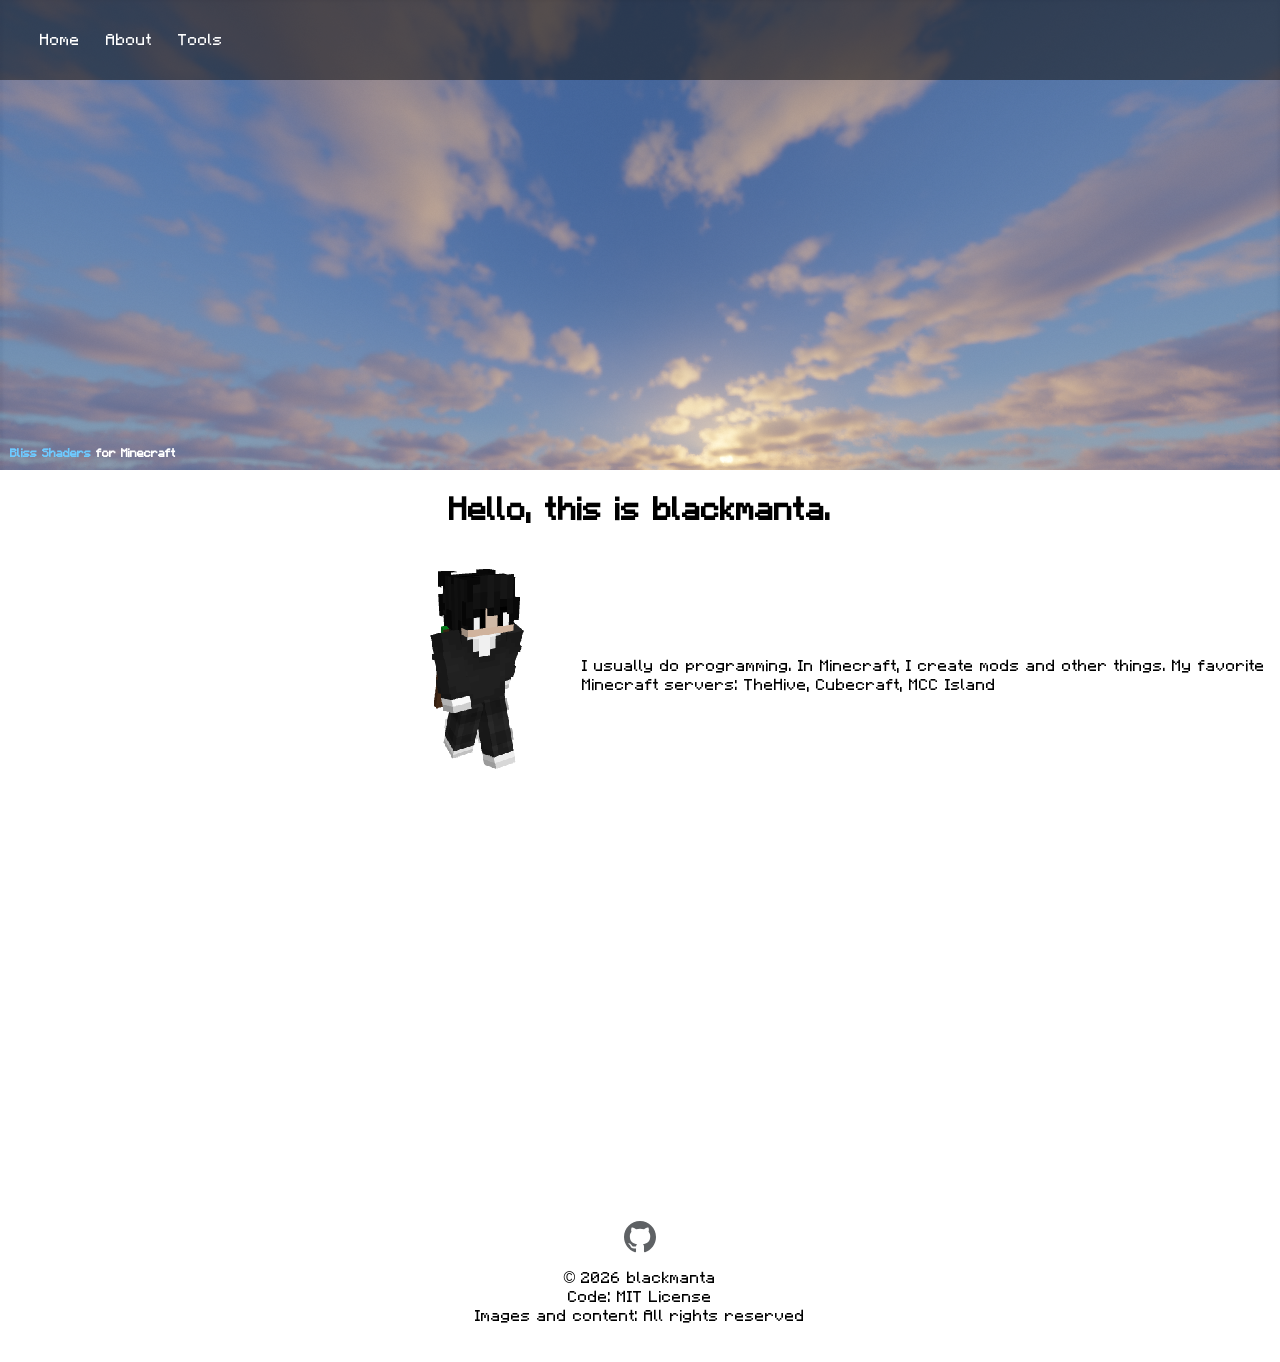
<file: index.html>
<html>
    <head>
        <title>Top</title>
        <meta charset="UTF-8">
        <meta name="viewport" content="width=device-width, initial-scale=1.0">
        <meta name="description" content="Minecraft mods and programming projects by blackmantamc">
        <link rel="stylesheet" href="main.css">
    </head>
    <body>
        <header class="main_header">
            <nav class="menu">
                <a href="#">Home</a>
                <a href="#about">About</a>
                <a href="Tools/Unicode_Viewer.html">Tools</a>
            </nav>
        </header>
        <div class="image_container">
            <img src="img/2026-04-18_12.22.33.png">
            <div class="text"><a href="https://modrinth.com/shader/bliss-shader" target="_blank" rel="noopener noreferrer">Bliss Shaders</a> for Minecraft</div>
        </div>
        <h1 id="title">Hello, this is blackmanta.</h1>
        <div id="about">
            <img src="img/my.png" id="my_image" alt="my skin">
            <div class="my_text">
                I usually do programming.
                In Minecraft, I create mods and other things.

                My favorite Minecraft servers:
                TheHive, Cubecraft, MCC Island
            </div>
        </div>
        <div id="space"></div>
        <footer>
            <div class="social_links">
                <a href="https://github.com/BlackManta64" target="_blank">
                    <img src="img/github.svg" alt="GitHub">
                </a>
            </div>
            <p id="copyright">
                © 2026 blackmanta<br>
                Code: MIT License<br>
                Images and content: All rights reserved
            </p>
        </footer>
    </body>
</html>
</file>
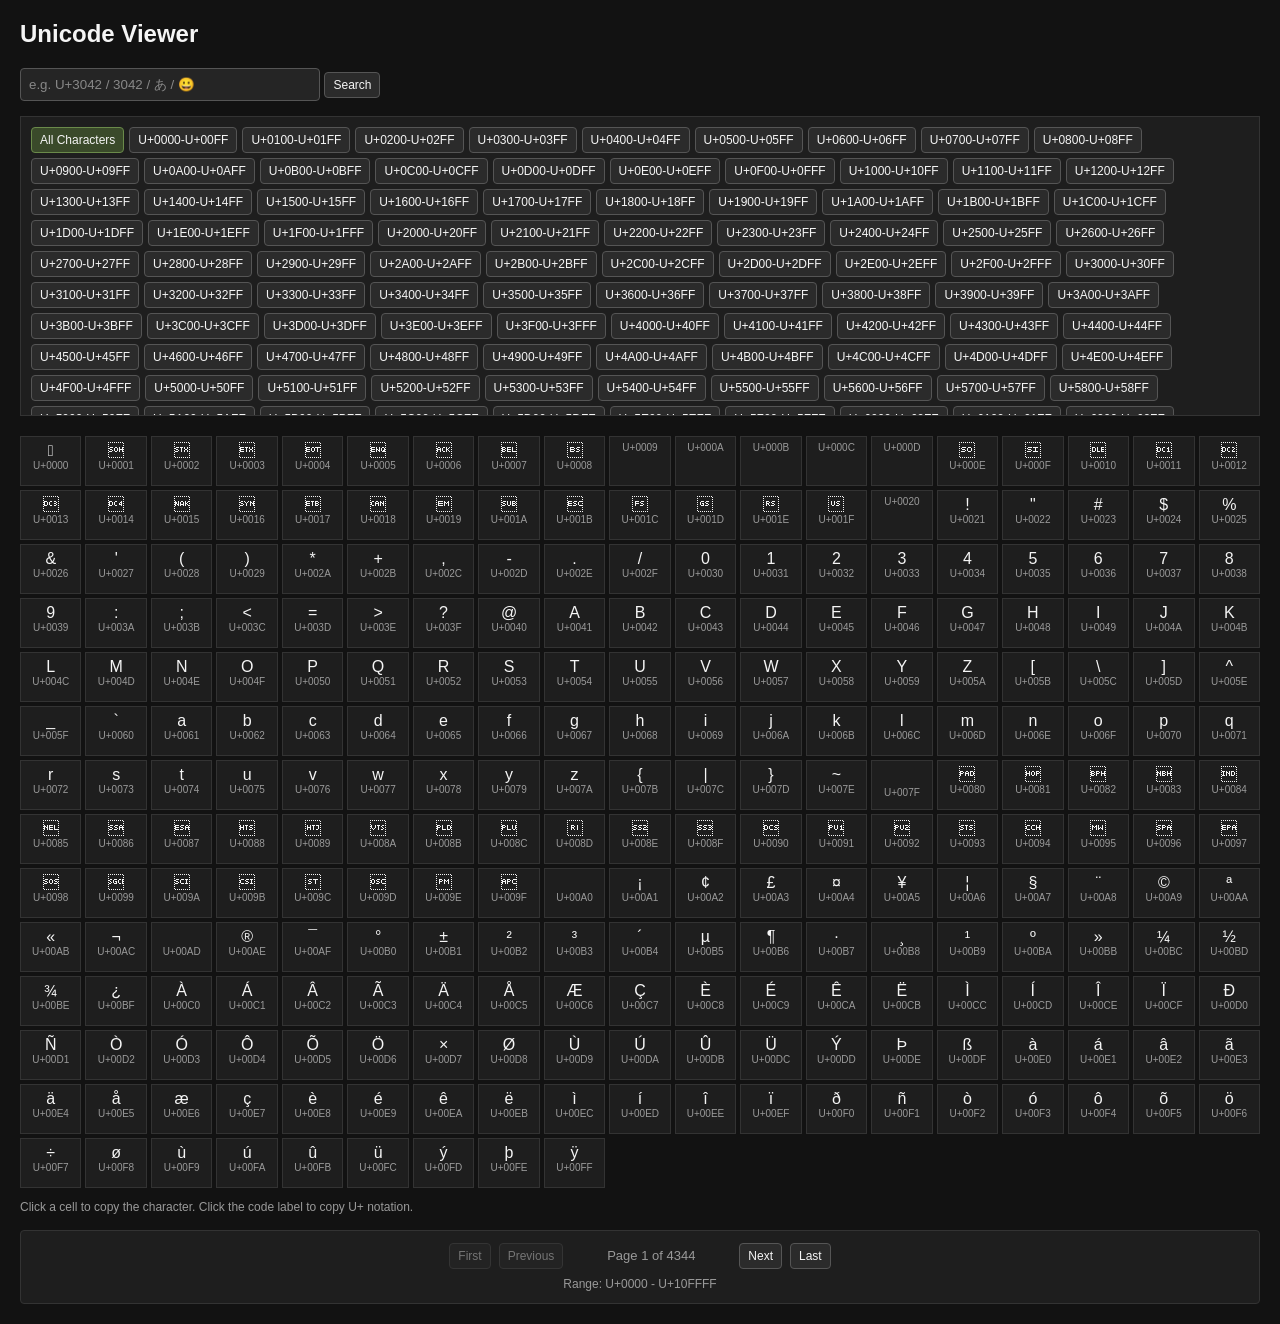
<file: Tools/Unicode_Viewer.html>
<!DOCTYPE html>
<html lang="en">
<head>
<meta charset="UTF-8">
<title>Unicode Viewer</title>

<style>
:root{
    --bg:#121212;
    --panel:#1e1e1e;
    --border:#333;
    --button:#2b2b2b;
    --button-hover:#3b3b3b;
    --text:#f5f5f5;
    --sub:#9a9a9a;
    --input:#252525;
    --highlight:#665500;
    --highlight-border:#ffd700;
}

*{
    box-sizing:border-box;
}

body{
    font-family:sans-serif;
    margin:20px;
    background:var(--bg);
    color:var(--text);
}

h2{
    color:var(--text);
}

#buttons{
    display:flex;
    flex-wrap:wrap;
    gap:5px;
    max-height:300px;
    overflow:auto;
    border:1px solid var(--border);
    padding:10px;
    background:var(--panel);
}

button{
    padding:5px 8px;
    cursor:pointer;
    font-size:12px;
    background:var(--button);
    color:var(--text);
    border:1px solid #555;
    border-radius:4px;
    transition:0.15s;
}

button:hover:not(:disabled){
    background:var(--button-hover);
}

button:disabled{
    opacity:0.4;
    cursor:default;
}

button.all-generate{
    background:#3a4a2a;
    border-color:#6a8a4a;
}

button.all-generate:hover:not(:disabled){
    background:#4a5a3a;
}

button.all-generate.active{
    background:#5a4a1a;
    border-color:var(--highlight-border);
}

input{
    padding:8px;
    width:300px;
    background:var(--input);
    color:var(--text);
    border:1px solid #555;
    border-radius:4px;
}

input::placeholder{
    color:#888;
}

#output{
    margin-top:20px;
    display:grid;
    grid-template-columns:repeat(auto-fill,minmax(60px,1fr));
    gap:4px;
    min-height:120px;
}

.cell{
    border:1px solid var(--border);
    padding:5px;
    text-align:center;
    min-height:50px;
    background:var(--panel);
    color:var(--text);
    cursor:pointer;
    user-select:none;
    transition:background 0.15s,border-color 0.15s;
}

.cell:hover{
    background:#2a2a2a;
}

.cell.copied{
    background:#2a4a2a;
    border-color:#6fcf6f;
}

.code{
    font-size:10px;
    color:var(--sub);
}

.code:hover{
    color:var(--highlight-border);
}

#copyHint{
    margin-top:12px;
    font-size:12px;
    color:var(--sub);
}

#toast{
    position:fixed;
    bottom:24px;
    left:50%;
    transform:translateX(-50%) translateY(80px);
    padding:10px 18px;
    background:#2a4a2a;
    border:1px solid #6fcf6f;
    border-radius:6px;
    color:var(--text);
    font-size:13px;
    opacity:0;
    pointer-events:none;
    transition:transform 0.25s,opacity 0.25s;
    z-index:1000;
}

#toast.show{
    transform:translateX(-50%) translateY(0);
    opacity:1;
}

#pagination{
    display:flex;
    align-items:center;
    justify-content:center;
    flex-wrap:wrap;
    gap:8px;
    margin-top:16px;
    padding:12px;
    border:1px solid var(--border);
    background:var(--panel);
    border-radius:4px;
}

#pageInfo{
    min-width:160px;
    text-align:center;
    color:var(--sub);
    font-size:13px;
}

#rangeInfo{
    width:100%;
    text-align:center;
    font-size:12px;
    color:var(--sub);
}

::-webkit-scrollbar{
    width:10px;
    height:10px;
}

::-webkit-scrollbar-track{
    background:#1a1a1a;
}

::-webkit-scrollbar-thumb{
    background:#555;
    border-radius:5px;
}

::-webkit-scrollbar-thumb:hover{
    background:#777;
}
</style>

</head>
<body>

<h2>Unicode Viewer</h2>

<div style="margin:15px 0;">
    <input
        type="text"
        id="search"
        placeholder="e.g. U+3042 / 3042 / あ / 😀"
    >
    <button onclick="searchUnicode()">Search</button>
</div>

<div id="buttons"></div>

<div id="output"></div>

<p id="copyHint">Click a cell to copy the character. Click the code label to copy U+ notation.</p>

<div id="toast"></div>

<div id="pagination">
    <button id="firstPage" onclick="goToPage(0)">First</button>
    <button id="prevPage" onclick="goToPage(viewState.page-1)">Previous</button>
    <span id="pageInfo">Page 1 of 1</span>
    <button id="nextPage" onclick="goToPage(viewState.page+1)">Next</button>
    <button id="lastPage" onclick="goToPage(getTotalPages()-1)">Last</button>
    <div id="rangeInfo"></div>
</div>

<script>

const PAGE_SIZE=256;
const MAX_CODE=0x10FFFF;

const buttons=document.getElementById("buttons");
const output=document.getElementById("output");
const pageInfo=document.getElementById("pageInfo");
const rangeInfo=document.getElementById("rangeInfo");
const firstPageBtn=document.getElementById("firstPage");
const prevPageBtn=document.getElementById("prevPage");
const nextPageBtn=document.getElementById("nextPage");
const lastPageBtn=document.getElementById("lastPage");

const viewState={
    rangeStart:0,
    rangeEnd:MAX_CODE,
    page:0,
    highlightCode:null,
    allMode:false
};

const allBtn=document.createElement("button");
allBtn.className="all-generate";
allBtn.textContent="All Characters";
allBtn.onclick=()=>showAll();
buttons.appendChild(allBtn);

for(let start=0;start<=MAX_CODE;start+=0x100){

    const end=Math.min(start+0xFF,MAX_CODE);
    const button=document.createElement("button");

    button.textContent=
        "U+"+
        start.toString(16).toUpperCase().padStart(4,"0")+
        "-U+"+
        end.toString(16).toUpperCase().padStart(4,"0");

    button.onclick=()=>showRange(start,end);

    buttons.appendChild(button);

}

function isValidCodePoint(i){
    return !(i>=0xD800 && i<=0xDFFF);
}

function countValidInRange(start,end){

    let count=0;

    for(let i=start;i<=end;i++){
        if(isValidCodePoint(i)){
            count++;
        }
    }

    return count;

}

function getTotalPages(){
    const total=countValidInRange(viewState.rangeStart,viewState.rangeEnd);
    return Math.max(1,Math.ceil(total/PAGE_SIZE));
}

function createCell(i){

    const div=document.createElement("div");
    div.className="cell";
    div.title="Click to copy character";

    let ch="";

    try{
        ch=String.fromCodePoint(i);
    }catch(e){
        ch="";
    }

    const codeText=formatCode(i);

    const charDiv=document.createElement("div");
    charDiv.textContent=ch;

    const codeDiv=document.createElement("div");
    codeDiv.className="code";
    codeDiv.textContent=codeText;
    codeDiv.title="Click to copy code point";

    div.appendChild(charDiv);
    div.appendChild(codeDiv);

    div.addEventListener("click",()=>{
        copyText(ch,"Copied: "+displayCopyValue(ch));
        flashCopied(div);
    });

    codeDiv.addEventListener("click",(event)=>{
        event.stopPropagation();
        copyText(codeText,"Copied: "+codeText);
        flashCopied(div);
    });

    if(viewState.highlightCode===i){
        div.style.background="var(--highlight)";
        div.style.border="2px solid var(--highlight-border)";
    }

    return div;

}

let toastTimer=null;

function displayCopyValue(text){
    if(text===""){
        return "(empty)";
    }
    if(text===" "){
        return "(space)";
    }
    if(text==="\n"){
        return "(newline)";
    }
    if(text==="\t"){
        return "(tab)";
    }
    return text;
}

async function copyText(text,message){

    try{
        await navigator.clipboard.writeText(text);
    }catch(e){
        const area=document.createElement("textarea");
        area.value=text;
        area.style.position="fixed";
        area.style.left="-9999px";
        document.body.appendChild(area);
        area.select();
        document.execCommand("copy");
        document.body.removeChild(area);
    }

    showToast(message);

}

function showToast(message){

    const toast=document.getElementById("toast");
    toast.textContent=message;
    toast.classList.add("show");

    if(toastTimer){
        clearTimeout(toastTimer);
    }

    toastTimer=setTimeout(()=>{
        toast.classList.remove("show");
    },1500);

}

function flashCopied(cell){

    cell.classList.add("copied");

    setTimeout(()=>{
        cell.classList.remove("copied");
    },600);

}

function renderPage(){

    output.innerHTML="";

    const startOffset=viewState.page*PAGE_SIZE;
    let validSeen=0;
    let rendered=0;

    for(
        let i=viewState.rangeStart;
        i<=viewState.rangeEnd && rendered<PAGE_SIZE;
        i++
    ){

        if(!isValidCodePoint(i)){
            continue;
        }

        if(validSeen>=startOffset){
            output.appendChild(createCell(i));
            rendered++;
        }

        validSeen++;

    }

    updatePaginationUI();

    if(viewState.highlightCode!==null){

        const highlighted=output.querySelector(
            ".cell[style*='background']"
        );

        if(highlighted){
            highlighted.scrollIntoView({
                behavior:"smooth",
                block:"center"
            });
        }

    }

}

function updatePaginationUI(){

    const totalPages=getTotalPages();
    const page=Math.min(viewState.page,totalPages-1);

    if(page!==viewState.page){
        viewState.page=page;
    }

    pageInfo.textContent="Page "+(page+1)+" of "+totalPages;

    const startCode=formatCode(viewState.rangeStart);
    const endCode=formatCode(viewState.rangeEnd);

    if(viewState.allMode){
        rangeInfo.textContent="Showing all valid Unicode code points";
    }else{
        rangeInfo.textContent="Range: "+startCode+" - "+endCode;
    }

    firstPageBtn.disabled=page<=0;
    prevPageBtn.disabled=page<=0;
    nextPageBtn.disabled=page>=totalPages-1;
    lastPageBtn.disabled=page>=totalPages-1;

    allBtn.classList.toggle("active",viewState.allMode);

}

function formatCode(code){
    return "U+"+code.toString(16).toUpperCase().padStart(4,"0");
}

function goToPage(page){

    const totalPages=getTotalPages();
    viewState.page=Math.max(0,Math.min(page,totalPages-1));
    viewState.highlightCode=null;
    renderPage();

}

function showAll(){

    viewState.allMode=true;
    viewState.rangeStart=0;
    viewState.rangeEnd=MAX_CODE;
    viewState.page=0;
    viewState.highlightCode=null;
    renderPage();

}

function showRange(start,end){

    viewState.allMode=false;
    viewState.rangeStart=start;
    viewState.rangeEnd=end;
    viewState.page=0;
    viewState.highlightCode=null;
    renderPage();

}

function pageForCode(code){

    let validBefore=0;

    for(let i=viewState.rangeStart;i<code;i++){
        if(isValidCodePoint(i)){
            validBefore++;
        }
    }

    return Math.floor(validBefore/PAGE_SIZE);

}

function searchUnicode(){

    viewState.highlightCode=null;

    const input=document.getElementById("search").value.trim();

    if(input===""){
        return;
    }

    let code=null;

    if(/^U\+/i.test(input)){
        code=parseInt(input.substring(2),16);
    }else if(/^[0-9A-Fa-f]+$/.test(input)){
        code=parseInt(input,16);
    }else{
        code=input.codePointAt(0);
    }

    if(code===undefined || code===null || isNaN(code)){
        alert("Character not found.");
        return;
    }

    if(code<0 || code>MAX_CODE){
        alert("Code point is outside the Unicode range.");
        return;
    }

    if(!isValidCodePoint(code)){
        alert("Code point is in the surrogate range and cannot be displayed.");
        return;
    }

    const start=Math.floor(code/0x100)*0x100;
    const end=Math.min(start+0xFF,MAX_CODE);

    viewState.allMode=false;
    viewState.rangeStart=start;
    viewState.rangeEnd=end;
    viewState.page=pageForCode(code);
    viewState.highlightCode=code;
    renderPage();

}

renderPage();

</script>

</body>
</html>
</file>
<file: main.css>
@font-face {
    font-family: "MCFont";
    src: url("font/MinecraftRegular-Bmg3.otf") format("opentype");
    font-weight: normal;
    font-style: normal;
}


* {
    box-sizing: border-box;
}

html {
    scroll-behavior: smooth;
}

body {
    margin: 0;
    font-family: "MCFont", sans-serif;
}

.main_header {
    background-color: #1a1a1a8f;
    height: 80px;

    display: flex;
    align-items: center;
    justify-content: space-between;

    position: fixed;
    top: 0;
    left: 0;
    width: 100%;

    padding: 0 20px;
    z-index: 1000;
}

.logo {
    color: white;
    font-size: 20px;
    font-weight: bold;
}

.menu a {
    color: white;
    text-decoration: none;
    margin-left: 20px;
}

.menu a:hover {
    text-decoration: underline;
}

.image_container img {
    width: 100%;
    object-fit: cover;
}

.image_container {
    position: relative;
}

.image_container img {
    width: 100%;
    display: block;
}

.text {
    position: absolute;
    bottom: 10px;
    left: 10px;

    color: white;
    font-size: 12px;
    font-weight: bold;
}

.text a,
.text a:visited {
    color: rgb(110, 202, 255);
    text-decoration: none;
}

#title {
    text-align: center;
}

#my_image {
    padding-left: 30%;
    height: 250px;
    width: auto;
    image-rendering: pixelated;
}

#about{
    display: flex;
    align-items: center;
    gap: 10px;
}

#text_1{
    padding-left: 31%;
}

.my_text span {
    white-space: pre-line;
}

#space{
    height: 400px;
}

footer {
    width: 100%;
    text-align: center;
    padding: 20px 0;
}

.social_links {
    display: flex;
    justify-content: center;
    align-items: center;
    gap: 15px; /* 間隔 */
    margin-bottom: 10px;
}

.social_links img {
    width: 32px;
    height: 32px;
    opacity: 0.7;
    transition: 0.2s;
}

.social_links img:hover {
    opacity: 1;
    transform: scale(1.15);
}
</file>
